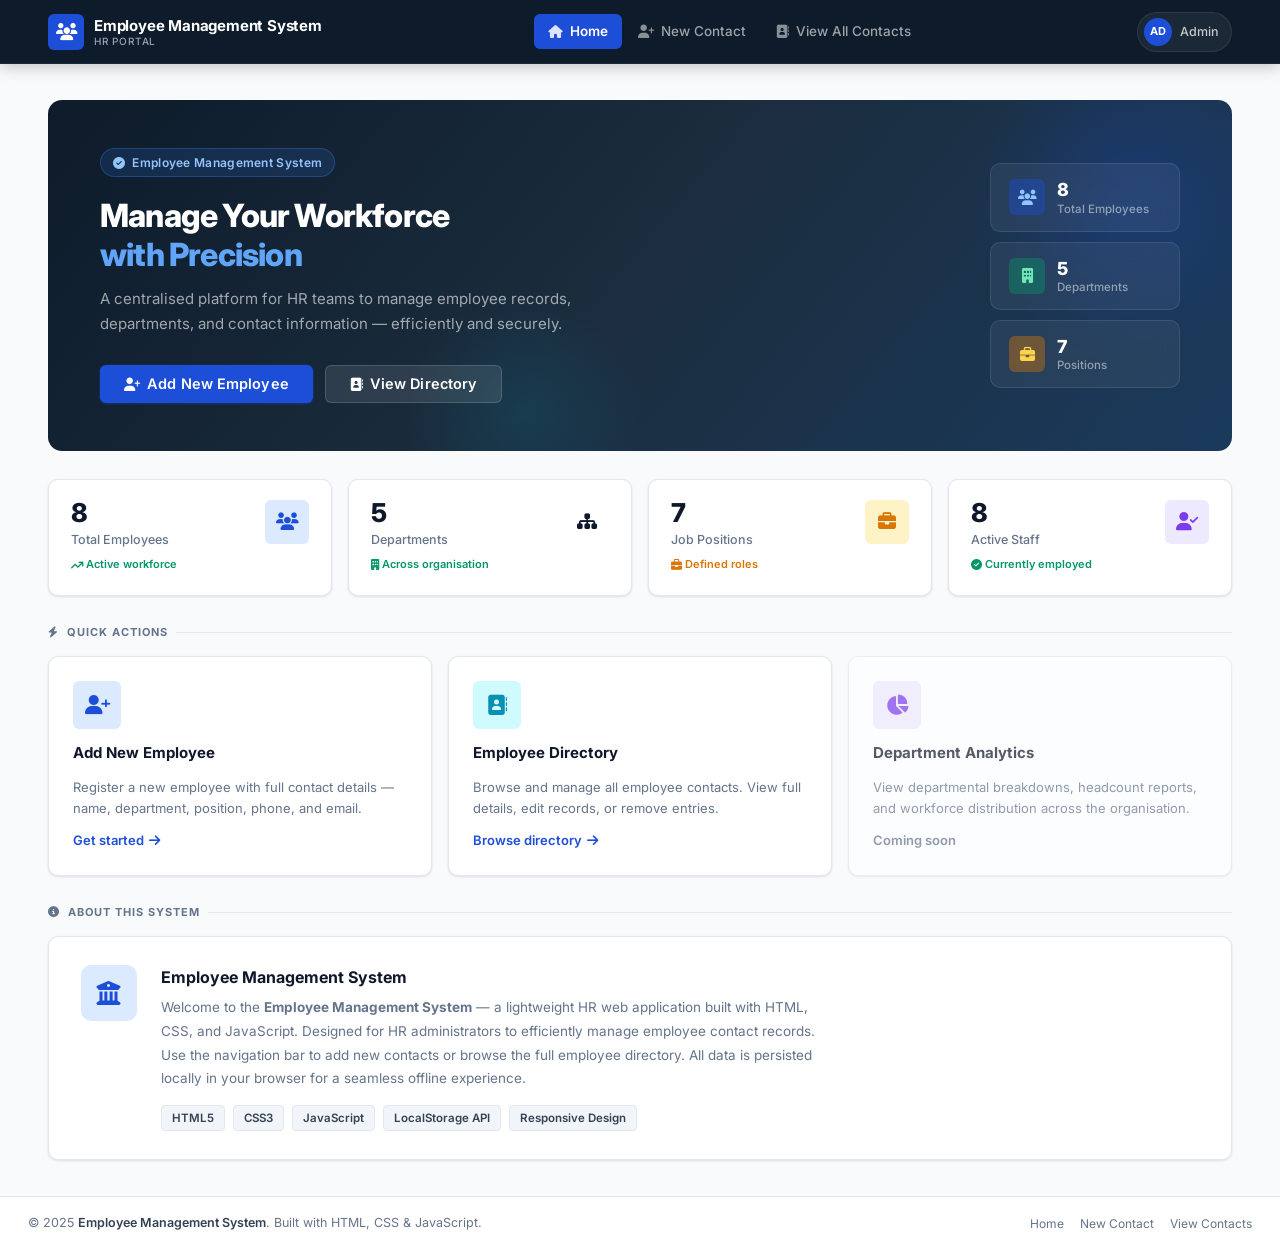
<file: index.html>
<!DOCTYPE html>
<html lang="en">
<head>
  <meta charset="UTF-8" />
  <meta name="viewport" content="width=device-width, initial-scale=1.0" />
  <title>Employee Management System</title>
  <link rel="stylesheet" href="styles.css" />
  <link rel="stylesheet" href="https://cdnjs.cloudflare.com/ajax/libs/font-awesome/6.5.0/css/all.min.css" />
  <link rel="icon" href="data:image/svg+xml,<svg xmlns='http://www.w3.org/2000/svg' viewBox='0 0 100 100'><text y='.9em' font-size='90'>👥</text></svg>" />
</head>
<body>

  <!-- NAVIGATION -->
  <nav class="navbar">
    <div class="navbar-inner">
      <a href="index.html" class="navbar-brand">
        <div class="brand-logo"><i class="fa-solid fa-users"></i></div>
        <div class="brand-text-wrap">
          <div class="brand-name">Employee Management System</div>
          <div class="brand-tagline">HR Portal</div>
        </div>
      </a>

      <button class="hamburger" id="hamburgerBtn" aria-label="Toggle menu">
        <span></span><span></span><span></span>
      </button>

      <ul class="navbar-links" id="navLinks">
        <li><a href="index.html" class="active"><i class="fa-solid fa-house"></i> Home</a></li>
        <li><a href="new-contact.html"><i class="fa-solid fa-user-plus"></i> New Contact</a></li>
        <li><a href="view-contacts.html"><i class="fa-solid fa-address-book"></i> View All Contacts</a></li>
      </ul>

      <div class="navbar-right">
        <div class="nav-user">
          <div class="nav-avatar">AD</div>
          <span class="nav-user-name">Admin</span>
        </div>
      </div>
    </div>
  </nav>

  <!-- PAGE CONTENT -->
  <div class="page-wrap">

    <!-- HERO BANNER -->
    <div class="hero-banner">
      <div class="hero-content">
        <div class="hero-eyebrow">
          <i class="fa-solid fa-circle-check"></i> Employee Management System
        </div>
        <h1>Manage Your Workforce<br><span>with Precision</span></h1>
        <p>
          A centralised platform for HR teams to manage employee records,
          departments, and contact information — efficiently and securely.
        </p>
        <div class="hero-actions">
          <a href="new-contact.html" class="btn btn-primary btn-lg">
            <i class="fa-solid fa-user-plus"></i> Add New Employee
          </a>
          <a href="view-contacts.html" class="btn btn-lg" style="background:rgba(255,255,255,0.1);color:white;border:1px solid rgba(255,255,255,0.15);">
            <i class="fa-solid fa-address-book"></i> View Directory
          </a>
        </div>
      </div>

      <div class="hero-visual">
        <div class="hero-card">
          <div class="hero-card-icon blue"><i class="fa-solid fa-users"></i></div>
          <div class="hero-card-info">
            <div class="hero-card-num" id="totalCount">8</div>
            <div class="hero-card-label">Total Employees</div>
          </div>
        </div>
        <div class="hero-card">
          <div class="hero-card-icon green"><i class="fa-solid fa-building"></i></div>
          <div class="hero-card-info">
            <div class="hero-card-num">5</div>
            <div class="hero-card-label">Departments</div>
          </div>
        </div>
        <div class="hero-card">
          <div class="hero-card-icon amber"><i class="fa-solid fa-briefcase"></i></div>
          <div class="hero-card-info">
            <div class="hero-card-num">7</div>
            <div class="hero-card-label">Positions</div>
          </div>
        </div>
      </div>
    </div>

    <!-- STATS ROW -->
    <div class="stats-row">
      <div class="stat-card">
        <div class="stat-card-left">
          <h3 id="statTotal">8</h3>
          <p>Total Employees</p>
          <span class="stat-card-trend"><i class="fa-solid fa-arrow-trend-up"></i> Active workforce</span>
        </div>
        <div class="stat-icon-wrap blue"><i class="fa-solid fa-users"></i></div>
      </div>
      <div class="stat-card">
        <div class="stat-card-left">
          <h3>5</h3>
          <p>Departments</p>
          <span class="stat-card-trend"><i class="fa-solid fa-building"></i> Across organisation</span>
        </div>
        <div class="stat-icon-wrap teal"><i class="fa-solid fa-sitemap"></i></div>
      </div>
      <div class="stat-card">
        <div class="stat-card-left">
          <h3>7</h3>
          <p>Job Positions</p>
          <span class="stat-card-trend" style="color:var(--amber)"><i class="fa-solid fa-briefcase"></i> Defined roles</span>
        </div>
        <div class="stat-icon-wrap amber"><i class="fa-solid fa-briefcase"></i></div>
      </div>
      <div class="stat-card">
        <div class="stat-card-left">
          <h3 id="statActive">8</h3>
          <p>Active Staff</p>
          <span class="stat-card-trend"><i class="fa-solid fa-circle-check"></i> Currently employed</span>
        </div>
        <div class="stat-icon-wrap purple"><i class="fa-solid fa-user-check"></i></div>
      </div>
    </div>

    <!-- QUICK ACTIONS -->
    <div class="section-label"><i class="fa-solid fa-bolt"></i> Quick Actions</div>
    <div class="actions-grid">
      <a href="new-contact.html" class="action-card">
        <div class="action-card-icon blue"><i class="fa-solid fa-user-plus"></i></div>
        <h3>Add New Employee</h3>
        <p>Register a new employee with full contact details — name, department, position, phone, and email.</p>
        <span class="action-card-link">Get started <i class="fa-solid fa-arrow-right"></i></span>
      </a>
      <a href="view-contacts.html" class="action-card">
        <div class="action-card-icon teal"><i class="fa-solid fa-address-book"></i></div>
        <h3>Employee Directory</h3>
        <p>Browse and manage all employee contacts. View full details, edit records, or remove entries.</p>
        <span class="action-card-link">Browse directory <i class="fa-solid fa-arrow-right"></i></span>
      </a>
      <div class="action-card" style="cursor:default; opacity:0.7;">
        <div class="action-card-icon purple"><i class="fa-solid fa-chart-pie"></i></div>
        <h3>Department Analytics</h3>
        <p>View departmental breakdowns, headcount reports, and workforce distribution across the organisation.</p>
        <span class="action-card-link" style="color:var(--text-muted);">Coming soon</span>
      </div>
    </div>

    <!-- ABOUT PANEL -->
    <div class="section-label"><i class="fa-solid fa-circle-info"></i> About This System</div>
    <div class="about-panel">
      <div class="about-icon-wrap"><i class="fa-solid fa-building-columns"></i></div>
      <div>
        <h3>Employee Management System</h3>
        <p>
          Welcome to the <strong>Employee Management System</strong> — a lightweight HR web application
          built with HTML, CSS, and JavaScript. Designed for HR administrators to efficiently manage employee
          contact records. Use the navigation bar to add new contacts or browse the full employee directory.
          All data is persisted locally in your browser for a seamless offline experience.
        </p>
        <div class="tag-row">
          <span class="tag">HTML5</span>
          <span class="tag">CSS3</span>
          <span class="tag">JavaScript</span>
          <span class="tag">LocalStorage API</span>
          <span class="tag">Responsive Design</span>
        </div>
      </div>
    </div>

  </div><!-- /page-wrap -->

  <!-- FOOTER -->
  <footer class="site-footer">
    <div class="footer-text">&copy; 2025 <strong>Employee Management System</strong>. Built with HTML, CSS &amp; JavaScript.</div>
    <div class="footer-links">
      <a href="index.html">Home</a>
      <a href="new-contact.html">New Contact</a>
      <a href="view-contacts.html">View Contacts</a>
    </div>
  </footer>

  <script src="main.js"></script>
  <script>
    const saved = JSON.parse(localStorage.getItem('employees') || '[]');
    const total = 8 + saved.length;
    document.getElementById('totalCount').textContent = total;
    document.getElementById('statTotal').textContent = total;
    document.getElementById('statActive').textContent = total;
  </script>
</body>
</html>
</file>
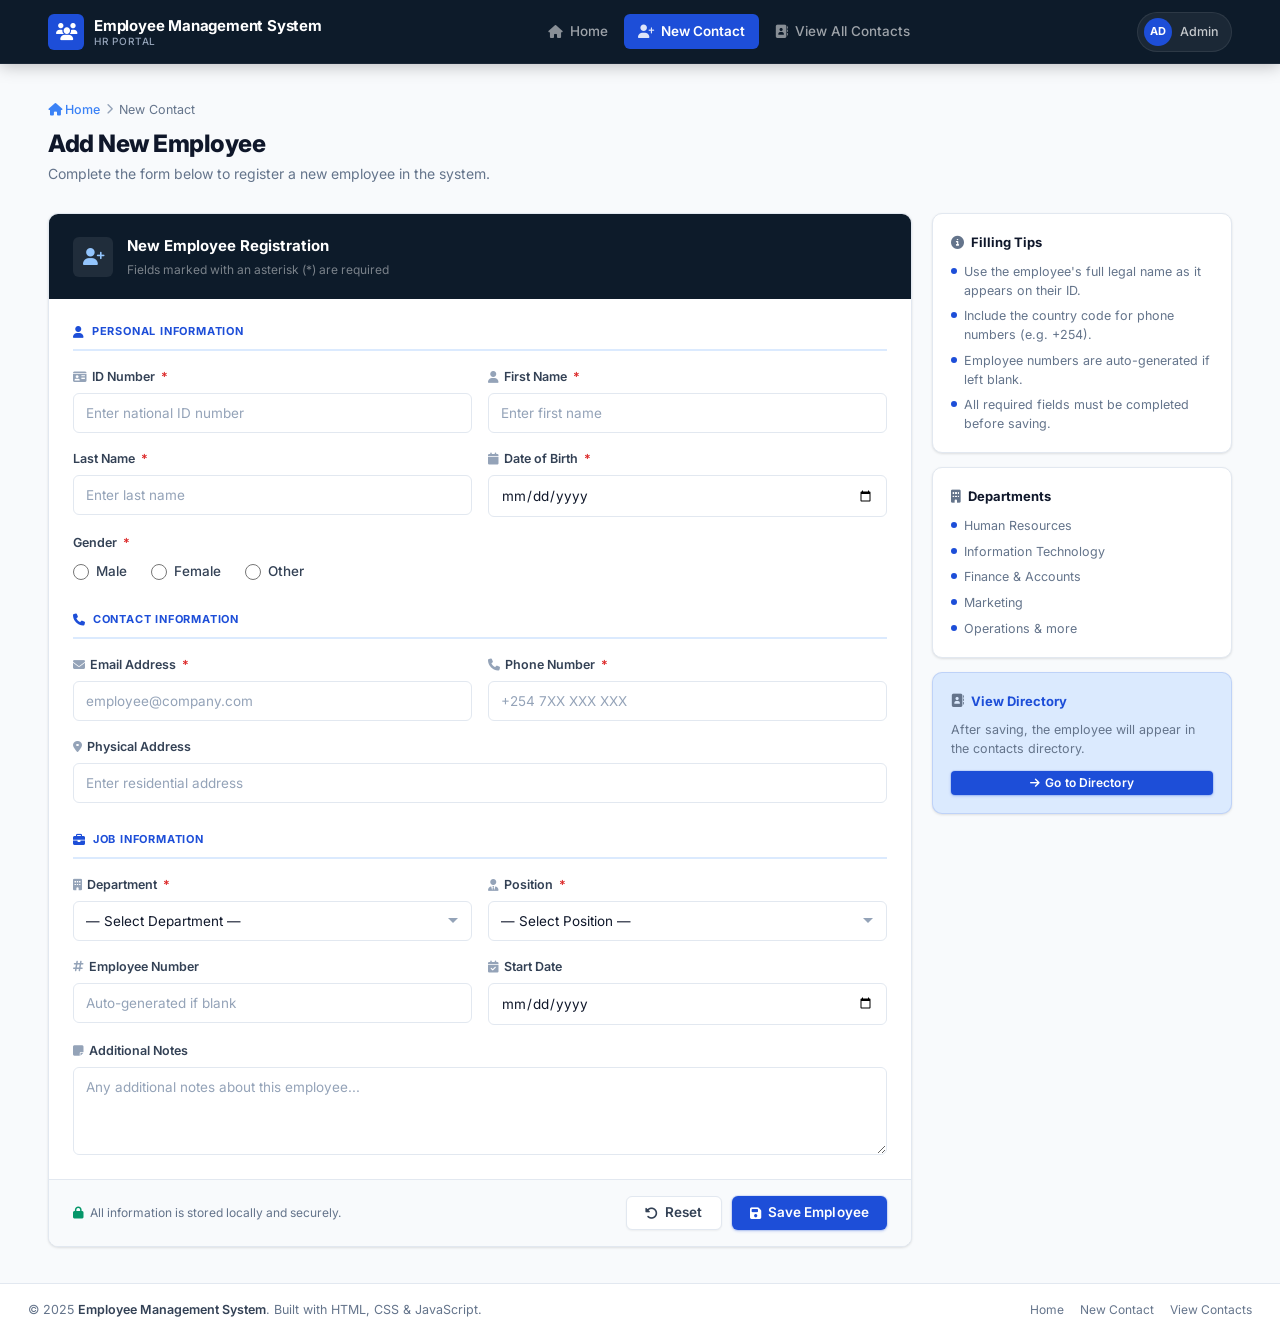
<file: new-contact.html>
<!DOCTYPE html>
<html lang="en">
<head>
  <meta charset="UTF-8" />
  <meta name="viewport" content="width=device-width, initial-scale=1.0" />
  <title>New Contact — Employee Management System</title>
  <link rel="stylesheet" href="styles.css" />
  <link rel="stylesheet" href="https://cdnjs.cloudflare.com/ajax/libs/font-awesome/6.5.0/css/all.min.css" />
  <link rel="icon" href="data:image/svg+xml,<svg xmlns='http://www.w3.org/2000/svg' viewBox='0 0 100 100'><text y='.9em' font-size='90'>👥</text></svg>" />
</head>
<body>

  <!-- NAVIGATION -->
  <nav class="navbar">
    <div class="navbar-inner">
      <a href="index.html" class="navbar-brand">
        <div class="brand-logo"><i class="fa-solid fa-users"></i></div>
        <div class="brand-text-wrap">
          <div class="brand-name">Employee Management System</div>
          <div class="brand-tagline">HR Portal</div>
        </div>
      </a>

      <button class="hamburger" id="hamburgerBtn" aria-label="Toggle menu">
        <span></span><span></span><span></span>
      </button>

      <ul class="navbar-links" id="navLinks">
        <li><a href="index.html"><i class="fa-solid fa-house"></i> Home</a></li>
        <li><a href="new-contact.html" class="active"><i class="fa-solid fa-user-plus"></i> New Contact</a></li>
        <li><a href="view-contacts.html"><i class="fa-solid fa-address-book"></i> View All Contacts</a></li>
      </ul>

      <div class="navbar-right">
        <div class="nav-user">
          <div class="nav-avatar">AD</div>
          <span class="nav-user-name">Admin</span>
        </div>
      </div>
    </div>
  </nav>

  <!-- PAGE CONTENT -->
  <div class="page-wrap">

    <div class="page-header">
      <div class="breadcrumb">
        <a href="index.html"><i class="fa-solid fa-house"></i> Home</a>
        <span class="breadcrumb-sep"><i class="fa-solid fa-chevron-right"></i></span>
        <span>New Contact</span>
      </div>
      <h1>Add New Employee</h1>
      <p>Complete the form below to register a new employee in the system.</p>
    </div>

    <div class="form-wrap">

      <!-- MAIN FORM -->
      <div class="card">
        <div class="form-card-header">
          <div class="form-header-icon"><i class="fa-solid fa-user-plus"></i></div>
          <div>
            <h2>New Employee Registration</h2>
            <p>Fields marked with an asterisk (*) are required</p>
          </div>
        </div>

        <form id="newContactForm" novalidate>
          <div class="form-body">

            <!-- PERSONAL INFORMATION -->
            <div class="form-section">
              <div class="form-section-title">
                <i class="fa-solid fa-user"></i> Personal Information
              </div>
              <div class="form-grid">

                <div class="form-group">
                  <label for="idNumber"><i class="fa-solid fa-id-card"></i> ID Number <span class="req">*</span></label>
                  <input type="text" id="idNumber" name="idNumber" placeholder="Enter national ID number" required />
                </div>

                <div class="form-group">
                  <label for="firstName"><i class="fa-solid fa-user"></i> First Name <span class="req">*</span></label>
                  <input type="text" id="firstName" name="firstName" placeholder="Enter first name" required />
                </div>

                <div class="form-group">
                  <label for="lastName">Last Name <span class="req">*</span></label>
                  <input type="text" id="lastName" name="lastName" placeholder="Enter last name" required />
                </div>

                <div class="form-group">
                  <label for="dob"><i class="fa-solid fa-calendar"></i> Date of Birth <span class="req">*</span></label>
                  <input type="date" id="dob" name="dob" required />
                </div>

                <div class="form-group full">
                  <label>Gender <span class="req">*</span></label>
                  <div class="radio-group">
                    <label class="radio-opt">
                      <input type="radio" name="gender" value="Male" required /> Male
                    </label>
                    <label class="radio-opt">
                      <input type="radio" name="gender" value="Female" /> Female
                    </label>
                    <label class="radio-opt">
                      <input type="radio" name="gender" value="Other" /> Other
                    </label>
                  </div>
                </div>

              </div>
            </div>

            <!-- CONTACT INFORMATION -->
            <div class="form-section">
              <div class="form-section-title">
                <i class="fa-solid fa-phone"></i> Contact Information
              </div>
              <div class="form-grid">

                <div class="form-group">
                  <label for="email"><i class="fa-solid fa-envelope"></i> Email Address <span class="req">*</span></label>
                  <input type="email" id="email" name="email" placeholder="employee@company.com" required />
                </div>

                <div class="form-group">
                  <label for="phone"><i class="fa-solid fa-phone"></i> Phone Number <span class="req">*</span></label>
                  <input type="tel" id="phone" name="phone" placeholder="+254 7XX XXX XXX" required />
                </div>

                <div class="form-group full">
                  <label for="address"><i class="fa-solid fa-location-dot"></i> Physical Address</label>
                  <input type="text" id="address" name="address" placeholder="Enter residential address" />
                </div>

              </div>
            </div>

            <!-- JOB INFORMATION -->
            <div class="form-section">
              <div class="form-section-title">
                <i class="fa-solid fa-briefcase"></i> Job Information
              </div>
              <div class="form-grid">

                <div class="form-group">
                  <label for="department"><i class="fa-solid fa-building"></i> Department <span class="req">*</span></label>
                  <select id="department" name="department" required>
                    <option value="" disabled selected>— Select Department —</option>
                    <option value="Human Resources">Human Resources</option>
                    <option value="Information Technology">Information Technology</option>
                    <option value="Finance & Accounts">Finance &amp; Accounts</option>
                    <option value="Marketing">Marketing</option>
                    <option value="Operations">Operations</option>
                    <option value="Legal">Legal</option>
                    <option value="Customer Service">Customer Service</option>
                    <option value="Administration">Administration</option>
                  </select>
                </div>

                <div class="form-group">
                  <label for="position"><i class="fa-solid fa-user-tie"></i> Position <span class="req">*</span></label>
                  <select id="position" name="position" required>
                    <option value="" disabled selected>— Select Position —</option>
                    <option value="Director">Director</option>
                    <option value="Manager">Manager</option>
                    <option value="Team Lead">Team Lead</option>
                    <option value="Senior Officer">Senior Officer</option>
                    <option value="Officer">Officer</option>
                    <option value="Junior Officer">Junior Officer</option>
                    <option value="Analyst">Analyst</option>
                    <option value="Intern">Intern</option>
                  </select>
                </div>

                <div class="form-group">
                  <label for="employeeNo"><i class="fa-solid fa-hashtag"></i> Employee Number</label>
                  <input type="text" id="employeeNo" name="employeeNo" placeholder="Auto-generated if blank" />
                </div>

                <div class="form-group">
                  <label for="startDate"><i class="fa-solid fa-calendar-check"></i> Start Date</label>
                  <input type="date" id="startDate" name="startDate" />
                </div>

                <div class="form-group full">
                  <label for="notes"><i class="fa-solid fa-note-sticky"></i> Additional Notes</label>
                  <textarea id="notes" name="notes" placeholder="Any additional notes about this employee..."></textarea>
                </div>

              </div>
            </div>

          </div><!-- /form-body -->

          <div class="form-footer">
            <p class="form-note">
              <i class="fa-solid fa-lock"></i> All information is stored locally and securely.
            </p>
            <div class="form-actions">
              <button type="button" class="btn btn-secondary" onclick="resetForm()">
                <i class="fa-solid fa-rotate-left"></i> Reset
              </button>
              <button type="submit" class="btn btn-primary">
                <i class="fa-solid fa-floppy-disk"></i> Save Employee
              </button>
            </div>
          </div>

        </form>
      </div><!-- /card -->

      <!-- SIDEBAR -->
      <div class="form-sidebar">
        <div class="sidebar-card">
          <h4><i class="fa-solid fa-circle-info"></i> Filling Tips</h4>
          <ul class="sidebar-tips">
            <li><span class="tip-dot"></span> Use the employee's full legal name as it appears on their ID.</li>
            <li><span class="tip-dot"></span> Include the country code for phone numbers (e.g. +254).</li>
            <li><span class="tip-dot"></span> Employee numbers are auto-generated if left blank.</li>
            <li><span class="tip-dot"></span> All required fields must be completed before saving.</li>
          </ul>
        </div>

        <div class="sidebar-card">
          <h4><i class="fa-solid fa-building"></i> Departments</h4>
          <ul class="sidebar-tips">
            <li><span class="tip-dot"></span> Human Resources</li>
            <li><span class="tip-dot"></span> Information Technology</li>
            <li><span class="tip-dot"></span> Finance &amp; Accounts</li>
            <li><span class="tip-dot"></span> Marketing</li>
            <li><span class="tip-dot"></span> Operations &amp; more</li>
          </ul>
        </div>

        <div class="sidebar-card" style="background:var(--blue-light); border-color:rgba(29,78,216,0.15);">
          <h4 style="color:var(--blue);"><i class="fa-solid fa-address-book"></i> View Directory</h4>
          <p style="font-size:12.5px; color:var(--text-muted); margin-bottom:12px; line-height:1.5;">
            After saving, the employee will appear in the contacts directory.
          </p>
          <a href="view-contacts.html" class="btn btn-primary btn-sm" style="width:100%; justify-content:center;">
            <i class="fa-solid fa-arrow-right"></i> Go to Directory
          </a>
        </div>
      </div>

    </div><!-- /form-wrap -->
  </div><!-- /page-wrap -->

  <!-- SUCCESS MODAL -->
  <div class="modal-overlay" id="successModal">
    <div class="modal">
      <div class="modal-header">
        <h3><i class="fa-solid fa-circle-check" style="color:var(--green)"></i> Employee Registered</h3>
        <button class="modal-close" onclick="closeSuccessModal()"><i class="fa-solid fa-xmark"></i></button>
      </div>
      <div class="modal-body" style="text-align:center; padding:28px 22px;">
        <div style="width:64px;height:64px;background:var(--green-light);border-radius:50%;display:flex;align-items:center;justify-content:center;margin:0 auto 16px;font-size:26px;color:var(--green);">
          <i class="fa-solid fa-user-check"></i>
        </div>
        <h4 style="font-size:17px;font-weight:700;color:var(--text);margin-bottom:8px;">Employee Added Successfully</h4>
        <p style="color:var(--text-muted);font-size:13.5px;line-height:1.6;" id="successMessage">The new employee has been registered in the system.</p>
      </div>
      <div class="modal-footer" style="justify-content:center;">
        <button class="btn btn-secondary" onclick="closeSuccessModal()">
          <i class="fa-solid fa-plus"></i> Add Another
        </button>
        <a href="view-contacts.html" class="btn btn-primary">
          <i class="fa-solid fa-address-book"></i> View Directory
        </a>
      </div>
    </div>
  </div>

  <div id="toast-container"></div>

  <footer class="site-footer">
    <div class="footer-text">&copy; 2025 <strong>Employee Management System</strong>. Built with HTML, CSS &amp; JavaScript.</div>
    <div class="footer-links">
      <a href="index.html">Home</a>
      <a href="new-contact.html">New Contact</a>
      <a href="view-contacts.html">View Contacts</a>
    </div>
  </footer>

  <script src="main.js"></script>
  <script>
    const form = document.getElementById('newContactForm');

    form.addEventListener('submit', function (e) {
      e.preventDefault();

      const requiredFields = form.querySelectorAll('[required]');
      let valid = true;

      requiredFields.forEach(field => {
        if (field.type === 'radio') return;
        if (!field.value.trim()) {
          field.style.borderColor = 'var(--red)';
          field.style.boxShadow = '0 0 0 3px rgba(220,38,38,0.1)';
          valid = false;
        } else {
          field.style.borderColor = '';
          field.style.boxShadow = '';
        }
      });

      const genderSelected = form.querySelector('input[name="gender"]:checked');
      if (!genderSelected) {
        valid = false;
        showToast('error', 'Missing Field', 'Please select a gender.');
        return;
      }

      if (!valid) {
        showToast('error', 'Validation Error', 'Please complete all required fields.');
        return;
      }

      const employee = {
        id: Date.now(),
        idNumber:   document.getElementById('idNumber').value.trim(),
        firstName:  document.getElementById('firstName').value.trim(),
        lastName:   document.getElementById('lastName').value.trim(),
        fullName:   document.getElementById('firstName').value.trim() + ' ' + document.getElementById('lastName').value.trim(),
        dob:        document.getElementById('dob').value,
        gender:     genderSelected.value,
        email:      document.getElementById('email').value.trim(),
        phone:      document.getElementById('phone').value.trim(),
        address:    document.getElementById('address').value.trim(),
        department: document.getElementById('department').value,
        position:   document.getElementById('position').value,
        employeeNo: document.getElementById('employeeNo').value.trim() || 'EMP-' + String(Date.now()).slice(-5),
        startDate:  document.getElementById('startDate').value,
        notes:      document.getElementById('notes').value.trim(),
        status:     'Active'
      };

      const employees = JSON.parse(localStorage.getItem('employees') || '[]');
      employees.push(employee);
      localStorage.setItem('employees', JSON.stringify(employees));

      document.getElementById('successMessage').textContent =
        employee.fullName + ' has been registered as ' + employee.position + ' in ' + employee.department + '.';

      document.getElementById('successModal').classList.add('show');
      form.reset();
    });

    form.querySelectorAll('input, select, textarea').forEach(field => {
      field.addEventListener('input', function () {
        if (this.value.trim()) {
          this.style.borderColor = '';
          this.style.boxShadow = '';
        }
      });
    });

    function resetForm() {
      form.reset();
      form.querySelectorAll('input, select, textarea').forEach(f => {
        f.style.borderColor = '';
        f.style.boxShadow = '';
      });
      showToast('warning', 'Form Cleared', 'All fields have been reset.');
    }

    function closeSuccessModal() {
      document.getElementById('successModal').classList.remove('show');
    }
  </script>
</body>
</html>
</file>
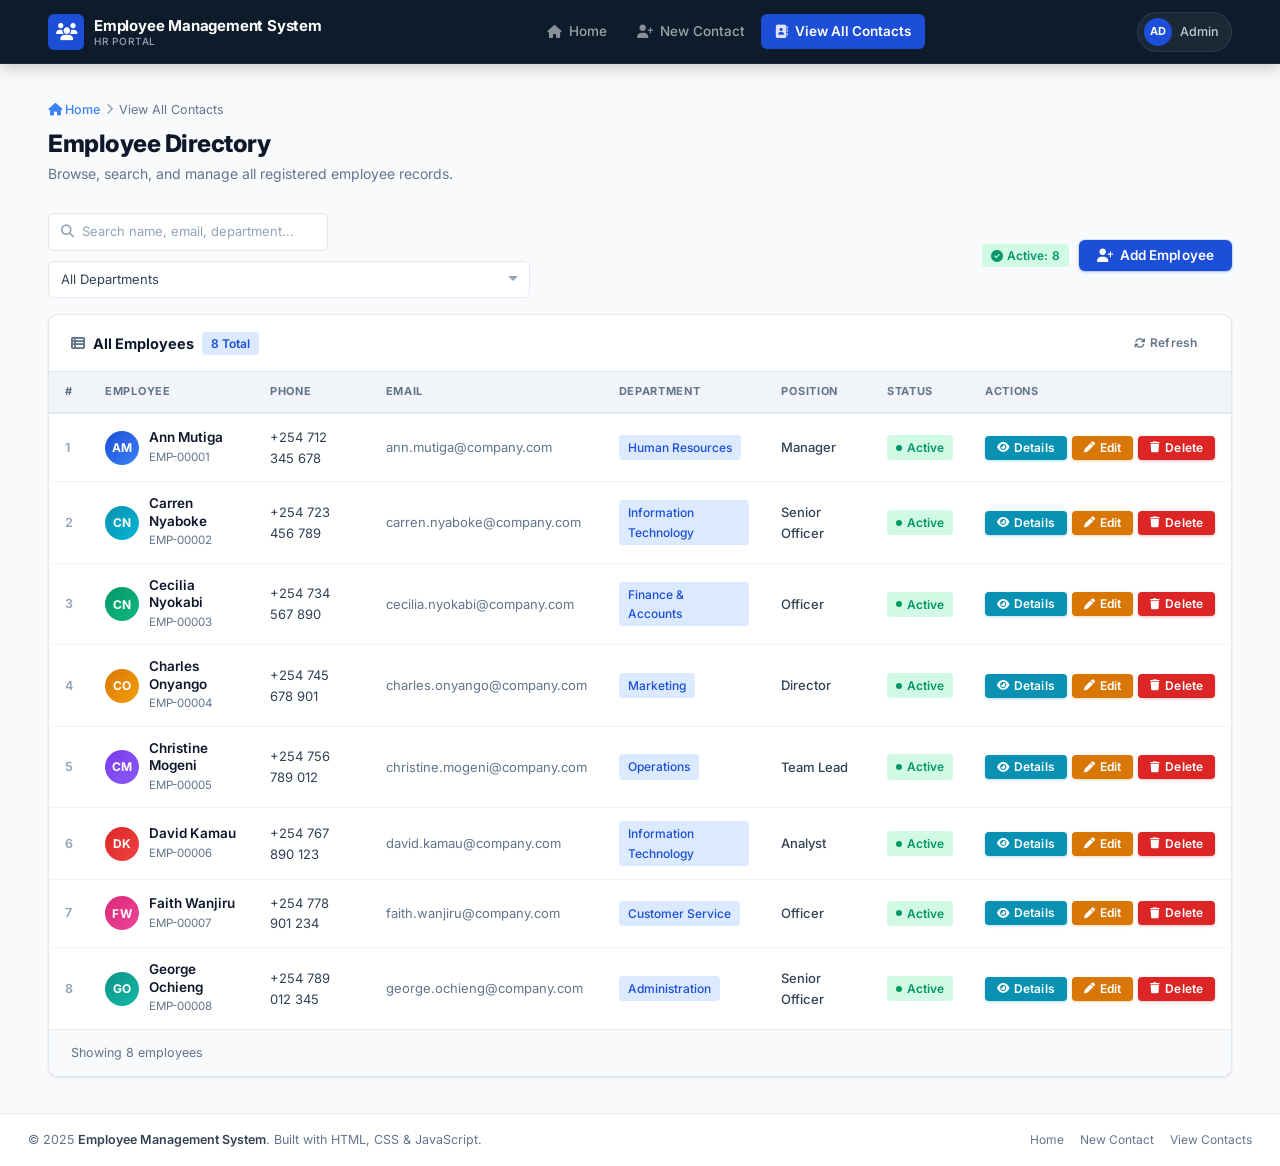
<file: view-contacts.html>
<!DOCTYPE html>
<html lang="en">
<head>
  <meta charset="UTF-8" />
  <meta name="viewport" content="width=device-width, initial-scale=1.0" />
  <title>View All Contacts — Employee Management System</title>
  <link rel="stylesheet" href="styles.css" />
  <link rel="stylesheet" href="https://cdnjs.cloudflare.com/ajax/libs/font-awesome/6.5.0/css/all.min.css" />
  <link rel="icon" href="data:image/svg+xml,<svg xmlns='http://www.w3.org/2000/svg' viewBox='0 0 100 100'><text y='.9em' font-size='90'>👥</text></svg>" />
</head>
<body>

  <!-- NAVIGATION -->
  <nav class="navbar">
    <div class="navbar-inner">
      <a href="index.html" class="navbar-brand">
        <div class="brand-logo"><i class="fa-solid fa-users"></i></div>
        <div class="brand-text-wrap">
          <div class="brand-name">Employee Management System</div>
          <div class="brand-tagline">HR Portal</div>
        </div>
      </a>

      <button class="hamburger" id="hamburgerBtn" aria-label="Toggle menu">
        <span></span><span></span><span></span>
      </button>

      <ul class="navbar-links" id="navLinks">
        <li><a href="index.html"><i class="fa-solid fa-house"></i> Home</a></li>
        <li><a href="new-contact.html"><i class="fa-solid fa-user-plus"></i> New Contact</a></li>
        <li><a href="view-contacts.html" class="active"><i class="fa-solid fa-address-book"></i> View All Contacts</a></li>
      </ul>

      <div class="navbar-right">
        <div class="nav-user">
          <div class="nav-avatar">AD</div>
          <span class="nav-user-name">Admin</span>
        </div>
      </div>
    </div>
  </nav>

  <!-- PAGE CONTENT -->
  <div class="page-wrap">

    <div class="page-header">
      <div class="breadcrumb">
        <a href="index.html"><i class="fa-solid fa-house"></i> Home</a>
        <span class="breadcrumb-sep"><i class="fa-solid fa-chevron-right"></i></span>
        <span>View All Contacts</span>
      </div>
      <h1>Employee Directory</h1>
      <p>Browse, search, and manage all registered employee records.</p>
    </div>

    <!-- TOOLBAR -->
    <div class="toolbar">
      <div class="toolbar-left">
        <div class="search-field">
          <i class="fa-solid fa-magnifying-glass"></i>
          <input type="text" id="searchInput" placeholder="Search name, email, department..." oninput="filterTable()" />
        </div>
        <select id="deptFilter" class="filter-select" onchange="filterTable()">
          <option value="">All Departments</option>
          <option value="Human Resources">Human Resources</option>
          <option value="Information Technology">Information Technology</option>
          <option value="Finance & Accounts">Finance &amp; Accounts</option>
          <option value="Marketing">Marketing</option>
          <option value="Operations">Operations</option>
          <option value="Customer Service">Customer Service</option>
          <option value="Administration">Administration</option>
          <option value="Legal">Legal</option>
        </select>
      </div>
      <div class="toolbar-right">
        <span class="badge badge-green" id="activeBadge">
          <i class="fa-solid fa-circle-check"></i> Active: <span id="activeCount">0</span>
        </span>
        <a href="new-contact.html" class="btn btn-primary">
          <i class="fa-solid fa-user-plus"></i> Add Employee
        </a>
      </div>
    </div>

    <!-- TABLE CARD -->
    <div class="card">
      <div class="card-header">
        <div class="card-title">
          <i class="fa-solid fa-table-list"></i>
          All Employees
          <span class="badge badge-blue" id="countBadge">Loading...</span>
        </div>
        <div style="display:flex;gap:8px;align-items:center;">
          <button class="btn btn-ghost btn-sm" onclick="loadEmployees()" title="Refresh">
            <i class="fa-solid fa-arrows-rotate"></i> Refresh
          </button>
        </div>
      </div>

      <div class="table-wrapper">
        <table id="employeeTable">
          <thead>
            <tr>
              <th style="width:40px;">#</th>
              <th>Employee</th>
              <th>Phone</th>
              <th>Email</th>
              <th>Department</th>
              <th>Position</th>
              <th>Status</th>
              <th style="width:200px;">Actions</th>
            </tr>
          </thead>
          <tbody id="tableBody"></tbody>
        </table>
      </div>

      <div class="table-footer-bar">
        <span class="table-info-text" id="tableInfo">Loading employees...</span>
        <div class="pagination" id="pagination"></div>
      </div>
    </div>

  </div><!-- /page-wrap -->

  <!-- DETAILS MODAL -->
  <div class="modal-overlay" id="detailsModal">
    <div class="modal" style="max-width:560px;">
      <div class="modal-header">
        <h3><i class="fa-solid fa-user"></i> Employee Details</h3>
        <button class="modal-close" onclick="closeModal('detailsModal')"><i class="fa-solid fa-xmark"></i></button>
      </div>
      <div class="modal-body">
        <div class="detail-banner">
          <div class="detail-avatar" id="detailAvatar">JD</div>
          <div>
            <div class="detail-emp-name" id="detailName">—</div>
            <div class="detail-emp-role" id="detailRole">—</div>
          </div>
        </div>
        <div class="detail-grid" id="detailGrid"></div>
      </div>
      <div class="modal-footer">
        <button class="btn btn-secondary" onclick="closeModal('detailsModal')">
          <i class="fa-solid fa-xmark"></i> Close
        </button>
        <button class="btn btn-primary" onclick="closeModal('detailsModal')">
          <i class="fa-solid fa-check"></i> Done
        </button>
      </div>
    </div>
  </div>

  <div id="toast-container"></div>

  <footer class="site-footer">
    <div class="footer-text">&copy; 2025 <strong>Employee Management System</strong>. Built with HTML, CSS &amp; JavaScript.</div>
    <div class="footer-links">
      <a href="index.html">Home</a>
      <a href="new-contact.html">New Contact</a>
      <a href="view-contacts.html">View Contacts</a>
    </div>
  </footer>

  <script src="main.js"></script>
  <script>
    const defaultEmployees = [
      { id:1, idNumber:'KE001', firstName:'Ann',      lastName:'Mutiga',         fullName:'Ann Mutiga',         dob:'1990-04-12', gender:'Female', email:'ann.mutiga@company.com',       phone:'+254 712 345 678', address:'Nairobi, Kenya',  department:'Human Resources',       position:'Manager',       employeeNo:'EMP-00001', startDate:'2018-03-01', notes:'', status:'Active' },
      { id:2, idNumber:'KE002', firstName:'Carren',   lastName:'Nyaboke',        fullName:'Carren Nyaboke',     dob:'1992-07-22', gender:'Female', email:'carren.nyaboke@company.com',    phone:'+254 723 456 789', address:'Mombasa, Kenya',  department:'Information Technology', position:'Senior Officer',employeeNo:'EMP-00002', startDate:'2019-06-15', notes:'', status:'Active' },
      { id:3, idNumber:'KE003', firstName:'Cecilia',  lastName:'Nyokabi',        fullName:'Cecilia Nyokabi',    dob:'1988-11-05', gender:'Female', email:'cecilia.nyokabi@company.com',   phone:'+254 734 567 890', address:'Kisumu, Kenya',   department:'Finance & Accounts',    position:'Officer',       employeeNo:'EMP-00003', startDate:'2017-01-20', notes:'', status:'Active' },
      { id:4, idNumber:'KE004', firstName:'Charles',  lastName:'Onyango',        fullName:'Charles Onyango',    dob:'1985-02-14', gender:'Male',   email:'charles.onyango@company.com',   phone:'+254 745 678 901', address:'Nakuru, Kenya',   department:'Marketing',             position:'Director',      employeeNo:'EMP-00004', startDate:'2015-09-01', notes:'', status:'Active' },
      { id:5, idNumber:'KE005', firstName:'Christine',lastName:'Mogeni',         fullName:'Christine Mogeni',   dob:'1994-09-30', gender:'Female', email:'christine.mogeni@company.com',  phone:'+254 756 789 012', address:'Eldoret, Kenya',  department:'Operations',            position:'Team Lead',     employeeNo:'EMP-00005', startDate:'2020-02-10', notes:'', status:'Active' },
      { id:6, idNumber:'KE006', firstName:'David',    lastName:'Kamau',          fullName:'David Kamau',        dob:'1991-06-18', gender:'Male',   email:'david.kamau@company.com',       phone:'+254 767 890 123', address:'Nairobi, Kenya',  department:'Information Technology', position:'Analyst',       employeeNo:'EMP-00006', startDate:'2021-07-05', notes:'', status:'Active' },
      { id:7, idNumber:'KE007', firstName:'Faith',    lastName:'Wanjiru',        fullName:'Faith Wanjiru',      dob:'1993-03-08', gender:'Female', email:'faith.wanjiru@company.com',     phone:'+254 778 901 234', address:'Thika, Kenya',    department:'Customer Service',      position:'Officer',       employeeNo:'EMP-00007', startDate:'2022-01-17', notes:'', status:'Active' },
      { id:8, idNumber:'KE008', firstName:'George',   lastName:'Ochieng',        fullName:'George Ochieng',     dob:'1987-12-25', gender:'Male',   email:'george.ochieng@company.com',    phone:'+254 789 012 345', address:'Kisumu, Kenya',   department:'Administration',        position:'Senior Officer',employeeNo:'EMP-00008', startDate:'2016-11-30', notes:'', status:'Active' }
    ];

    const avClasses = ['av-1','av-2','av-3','av-4','av-5','av-6','av-7','av-8'];
    let allEmployees = [];

    function initials(name) {
      const p = name.trim().split(' ');
      return (p[0][0] + (p[1] ? p[1][0] : '')).toUpperCase();
    }

    function loadEmployees() {
      const saved = JSON.parse(localStorage.getItem('employees') || '[]');
      allEmployees = [...defaultEmployees, ...saved];
      renderTable(allEmployees);
    }

    function renderTable(data) {
      const tbody = document.getElementById('tableBody');
      const active = data.filter(e => e.status === 'Active').length;

      document.getElementById('countBadge').textContent  = data.length + ' Total';
      document.getElementById('activeCount').textContent = active;
      document.getElementById('tableInfo').textContent   =
        'Showing ' + data.length + ' employee' + (data.length !== 1 ? 's' : '');

      if (data.length === 0) {
        tbody.innerHTML = `
          <tr><td colspan="8">
            <div class="empty-state">
              <div class="empty-state-icon"><i class="fa-solid fa-users-slash"></i></div>
              <h3>No employees found</h3>
              <p>Try a different search term or add a new employee.</p>
              <a href="new-contact.html" class="btn btn-primary">
                <i class="fa-solid fa-user-plus"></i> Add Employee
              </a>
            </div>
          </td></tr>`;
        return;
      }

      tbody.innerHTML = data.map((emp, i) => {
        const av    = avClasses[i % avClasses.length];
        const init  = initials(emp.fullName || emp.firstName + ' ' + emp.lastName);
        const name  = emp.fullName || emp.firstName + ' ' + emp.lastName;
        const safeName = name.replace(/'/g, "\\'");
        return `
          <tr>
            <td style="color:var(--text-faint);font-size:12.5px;font-weight:600;">${i + 1}</td>
            <td>
              <div class="emp-cell">
                <div class="avatar ${av}">${init}</div>
                <div>
                  <div class="emp-name">${name}</div>
                  <div class="emp-id">${emp.employeeNo}</div>
                </div>
              </div>
            </td>
            <td style="font-size:13px;color:var(--text-2);">${emp.phone}</td>
            <td style="font-size:13px;color:var(--text-muted);">${emp.email}</td>
            <td><span class="dept-pill">${emp.department}</span></td>
            <td style="font-size:13px;font-weight:500;color:var(--text-2);">${emp.position}</td>
            <td>
              <span class="status-pill ${emp.status === 'Active' ? 'active' : 'inactive'}">
                <span class="status-dot ${emp.status === 'Active' ? 'active' : 'inactive'}"></span>
                ${emp.status}
              </span>
            </td>
            <td>
              <div class="actions-cell">
                <button class="btn btn-teal btn-sm"    onclick="viewDetails(${emp.id})">
                  <i class="fa-solid fa-eye"></i> Details
                </button>
                <button class="btn btn-warning btn-sm" onclick="editEmployee(${emp.id})">
                  <i class="fa-solid fa-pen"></i> Edit
                </button>
                <button class="btn btn-danger btn-sm"  onclick="deleteEmployee(${emp.id}, '${safeName}')">
                  <i class="fa-solid fa-trash"></i> Delete
                </button>
              </div>
            </td>
          </tr>`;
      }).join('');
    }

    function filterTable() {
      const q    = document.getElementById('searchInput').value.toLowerCase();
      const dept = document.getElementById('deptFilter').value;
      const out  = allEmployees.filter(emp => {
        const name = (emp.fullName || emp.firstName + ' ' + emp.lastName).toLowerCase();
        const ms   = !q || name.includes(q) || emp.email.toLowerCase().includes(q) ||
                     emp.department.toLowerCase().includes(q) || emp.phone.includes(q);
        const md   = !dept || emp.department === dept;
        return ms && md;
      });
      renderTable(out);
    }

    function viewDetails(id) {
      const emp = allEmployees.find(e => e.id === id);
      if (!emp) return;
      const name = emp.fullName || emp.firstName + ' ' + emp.lastName;
      document.getElementById('detailAvatar').textContent = initials(name);
      document.getElementById('detailName').textContent   = name;
      document.getElementById('detailRole').textContent   = emp.position + '  —  ' + emp.department;
      document.getElementById('detailGrid').innerHTML = `
        <div class="detail-item"><label>Employee No.</label><p>${emp.employeeNo}</p></div>
        <div class="detail-item"><label>ID Number</label><p>${emp.idNumber}</p></div>
        <div class="detail-item"><label>Gender</label><p>${emp.gender}</p></div>
        <div class="detail-item"><label>Date of Birth</label><p>${emp.dob || '—'}</p></div>
        <div class="detail-item"><label>Email Address</label><p>${emp.email}</p></div>
        <div class="detail-item"><label>Phone Number</label><p>${emp.phone}</p></div>
        <div class="detail-item"><label>Department</label><p>${emp.department}</p></div>
        <div class="detail-item"><label>Position</label><p>${emp.position}</p></div>
        <div class="detail-item"><label>Start Date</label><p>${emp.startDate || '—'}</p></div>
        <div class="detail-item"><label>Status</label><p>${emp.status}</p></div>
        <div class="detail-item full"><label>Address</label><p>${emp.address || '—'}</p></div>
        ${emp.notes ? `<div class="detail-item full"><label>Notes</label><p>${emp.notes}</p></div>` : ''}
      `;
      openModal('detailsModal');
    }

    function editEmployee(id) {
      const emp = allEmployees.find(e => e.id === id);
      if (!emp) return;
      const name = emp.fullName || emp.firstName + ' ' + emp.lastName;
      alert('Edit Employee: ' + name + '\nEmployee No: ' + emp.employeeNo + '\nDepartment: ' + emp.department + '\nPosition: ' + emp.position);
    }

    function deleteEmployee(id, name) {
      const confirmed = confirm('Are you sure you want to delete?');
      if (!confirmed) return;

      const saved    = JSON.parse(localStorage.getItem('employees') || '[]');
      const updated  = saved.filter(e => e.id !== id);
      localStorage.setItem('employees', JSON.stringify(updated));

      allEmployees = allEmployees.filter(e => e.id !== id);
      renderTable(allEmployees);
      showToast('success', 'Employee Removed', name + ' has been deleted from the system.');
    }

    function openModal(id)  { document.getElementById(id).classList.add('show'); }
    function closeModal(id) { document.getElementById(id).classList.remove('show'); }

    document.querySelectorAll('.modal-overlay').forEach(overlay => {
      overlay.addEventListener('click', function (e) {
        if (e.target === this) this.classList.remove('show');
      });
    });

    loadEmployees();
  </script>
</body>
</html>
</file>
<file: styles.css>
/* ================================================================
   Employee Management System — Professional Stylesheet
   ================================================================ */

@import url('https://fonts.googleapis.com/css2?family=Inter:wght@300;400;500;600;700;800&display=swap');

:root {
  --navy:        #0d1b2a;
  --navy-2:      #1b2d3e;
  --navy-3:      #243447;
  --blue:        #1d4ed8;
  --blue-hover:  #1e40af;
  --blue-light:  #dbeafe;
  --blue-muted:  #3b82f6;
  --teal:        #0891b2;
  --teal-light:  #cffafe;
  --green:       #059669;
  --green-light: #d1fae5;
  --amber:       #d97706;
  --amber-light: #fef3c7;
  --red:         #dc2626;
  --red-light:   #fee2e2;
  --purple:      #7c3aed;
  --purple-light:#ede9fe;
  --text:        #0f172a;
  --text-2:      #334155;
  --text-muted:  #64748b;
  --text-faint:  #94a3b8;
  --border:      #e2e8f0;
  --border-2:    #f1f5f9;
  --bg:          #f8fafc;
  --bg-2:        #f1f5f9;
  --white:       #ffffff;
  --shadow-xs:   0 1px 2px rgba(0,0,0,0.05);
  --shadow-sm:   0 1px 3px rgba(0,0,0,0.08), 0 1px 2px rgba(0,0,0,0.04);
  --shadow:      0 4px 6px -1px rgba(0,0,0,0.07), 0 2px 4px -1px rgba(0,0,0,0.04);
  --shadow-md:   0 8px 16px -4px rgba(0,0,0,0.08), 0 4px 6px -2px rgba(0,0,0,0.04);
  --shadow-lg:   0 16px 32px -8px rgba(0,0,0,0.1), 0 6px 12px -4px rgba(0,0,0,0.05);
  --radius-xs:   4px;
  --radius-sm:   6px;
  --radius:      10px;
  --radius-lg:   14px;
  --radius-xl:   20px;
  --transition:  all 0.2s ease;
  --nav-height:  64px;
}

*, *::before, *::after { box-sizing: border-box; margin: 0; padding: 0; }

html { scroll-behavior: smooth; }

body {
  font-family: 'Inter', system-ui, sans-serif;
  font-size: 14px;
  line-height: 1.6;
  color: var(--text);
  background: var(--bg);
  min-height: 100vh;
  display: flex;
  flex-direction: column;
  -webkit-font-smoothing: antialiased;
}

/* ================================================================
   NAVBAR
   ================================================================ */

.navbar {
  height: var(--nav-height);
  background: var(--navy);
  position: sticky;
  top: 0;
  z-index: 500;
  border-bottom: 1px solid rgba(255,255,255,0.06);
  box-shadow: 0 2px 16px rgba(0,0,0,0.25);
}

.navbar-inner {
  max-width: 1240px;
  margin: 0 auto;
  padding: 0 28px;
  height: 100%;
  display: flex;
  align-items: center;
  justify-content: space-between;
  gap: 24px;
}

.navbar-brand {
  display: flex;
  align-items: center;
  gap: 10px;
  text-decoration: none;
  flex-shrink: 0;
}

.brand-logo {
  width: 36px;
  height: 36px;
  background: var(--blue);
  border-radius: var(--radius-sm);
  display: flex;
  align-items: center;
  justify-content: center;
  font-size: 17px;
  color: var(--white);
  flex-shrink: 0;
}

.brand-text-wrap { line-height: 1.2; }

.brand-name {
  font-size: 15px;
  font-weight: 700;
  color: var(--white);
  letter-spacing: -0.2px;
}

.brand-tagline {
  font-size: 10px;
  font-weight: 500;
  color: var(--text-faint);
  text-transform: uppercase;
  letter-spacing: 0.8px;
}

.navbar-links {
  display: flex;
  align-items: center;
  gap: 2px;
  list-style: none;
}

.navbar-links a {
  display: flex;
  align-items: center;
  gap: 7px;
  padding: 7px 14px;
  border-radius: var(--radius-sm);
  text-decoration: none;
  font-size: 13.5px;
  font-weight: 500;
  color: rgba(255,255,255,0.6);
  transition: var(--transition);
}

.navbar-links a:hover {
  color: var(--white);
  background: rgba(255,255,255,0.07);
}

.navbar-links a.active {
  color: var(--white);
  background: var(--blue);
  font-weight: 600;
}

.navbar-links a i { font-size: 13px; opacity: 0.85; }

.navbar-right {
  display: flex;
  align-items: center;
  gap: 12px;
}

.nav-user {
  display: flex;
  align-items: center;
  gap: 8px;
  padding: 5px 12px 5px 6px;
  border-radius: 50px;
  background: rgba(255,255,255,0.06);
  border: 1px solid rgba(255,255,255,0.08);
}

.nav-avatar {
  width: 28px;
  height: 28px;
  background: var(--blue);
  border-radius: 50%;
  display: flex;
  align-items: center;
  justify-content: center;
  font-size: 11px;
  font-weight: 700;
  color: white;
}

.nav-user-name {
  font-size: 12.5px;
  font-weight: 500;
  color: rgba(255,255,255,0.75);
}

.hamburger {
  display: none;
  flex-direction: column;
  gap: 5px;
  cursor: pointer;
  background: none;
  border: none;
  padding: 6px;
}

.hamburger span {
  display: block;
  width: 22px;
  height: 2px;
  background: rgba(255,255,255,0.7);
  border-radius: 2px;
  transition: var(--transition);
}

/* ================================================================
   LAYOUT
   ================================================================ */

.page-wrap {
  max-width: 1240px;
  margin: 0 auto;
  width: 100%;
  padding: 36px 28px;
  flex: 1;
}

/* ================================================================
   PAGE HEADER
   ================================================================ */

.page-header {
  margin-bottom: 28px;
}

.breadcrumb {
  display: flex;
  align-items: center;
  gap: 6px;
  font-size: 12.5px;
  color: var(--text-muted);
  margin-bottom: 10px;
}

.breadcrumb a {
  color: var(--blue-muted);
  text-decoration: none;
  font-weight: 500;
  transition: var(--transition);
}

.breadcrumb a:hover { color: var(--blue); }
.breadcrumb-sep { color: var(--text-faint); font-size: 11px; }

.page-header h1 {
  font-size: 24px;
  font-weight: 800;
  color: var(--text);
  letter-spacing: -0.5px;
  line-height: 1.2;
  margin-bottom: 4px;
}

.page-header p {
  font-size: 14px;
  color: var(--text-muted);
}

/* ================================================================
   HOME PAGE
   ================================================================ */

.hero-banner {
  background: linear-gradient(130deg, var(--navy) 0%, var(--navy-2) 50%, #1a3a5c 100%);
  border-radius: var(--radius-lg);
  padding: 48px 52px;
  margin-bottom: 28px;
  position: relative;
  overflow: hidden;
  display: flex;
  align-items: center;
  justify-content: space-between;
  gap: 32px;
}

.hero-banner::before {
  content: '';
  position: absolute;
  top: -60px;
  right: -60px;
  width: 320px;
  height: 320px;
  background: radial-gradient(circle, rgba(29,78,216,0.25) 0%, transparent 70%);
  pointer-events: none;
}

.hero-banner::after {
  content: '';
  position: absolute;
  bottom: -80px;
  left: 30%;
  width: 240px;
  height: 240px;
  background: radial-gradient(circle, rgba(8,145,178,0.15) 0%, transparent 70%);
  pointer-events: none;
}

.hero-content { position: relative; z-index: 1; max-width: 560px; }

.hero-eyebrow {
  display: inline-flex;
  align-items: center;
  gap: 7px;
  background: rgba(59,130,246,0.15);
  border: 1px solid rgba(59,130,246,0.3);
  color: #93c5fd;
  padding: 4px 12px;
  border-radius: 50px;
  font-size: 12px;
  font-weight: 600;
  letter-spacing: 0.3px;
  margin-bottom: 20px;
}

.hero-banner h1 {
  font-size: 32px;
  font-weight: 800;
  color: var(--white);
  line-height: 1.2;
  letter-spacing: -0.8px;
  margin-bottom: 12px;
}

.hero-banner h1 span {
  color: #60a5fa;
}

.hero-banner p {
  font-size: 15px;
  color: rgba(255,255,255,0.6);
  line-height: 1.7;
  margin-bottom: 28px;
}

.hero-actions {
  display: flex;
  gap: 12px;
  flex-wrap: wrap;
}

.hero-visual {
  position: relative;
  z-index: 1;
  flex-shrink: 0;
  display: flex;
  flex-direction: column;
  gap: 10px;
}

.hero-card {
  background: rgba(255,255,255,0.06);
  border: 1px solid rgba(255,255,255,0.1);
  border-radius: var(--radius);
  padding: 14px 18px;
  display: flex;
  align-items: center;
  gap: 12px;
  backdrop-filter: blur(10px);
  min-width: 190px;
}

.hero-card-icon {
  width: 36px;
  height: 36px;
  border-radius: var(--radius-sm);
  display: flex;
  align-items: center;
  justify-content: center;
  font-size: 15px;
  flex-shrink: 0;
}

.hero-card-icon.blue { background: rgba(29,78,216,0.4); color: #93c5fd; }
.hero-card-icon.green { background: rgba(5,150,105,0.4); color: #6ee7b7; }
.hero-card-icon.amber { background: rgba(217,119,6,0.4); color: #fcd34d; }

.hero-card-info { line-height: 1.3; }
.hero-card-num { font-size: 18px; font-weight: 800; color: var(--white); }
.hero-card-label { font-size: 11.5px; color: rgba(255,255,255,0.5); font-weight: 500; }

/* ================================================================
   STAT CARDS
   ================================================================ */

.stats-row {
  display: grid;
  grid-template-columns: repeat(4, 1fr);
  gap: 16px;
  margin-bottom: 28px;
}

.stat-card {
  background: var(--white);
  border-radius: var(--radius);
  padding: 20px 22px;
  border: 1px solid var(--border);
  box-shadow: var(--shadow-sm);
  display: flex;
  align-items: flex-start;
  justify-content: space-between;
  gap: 12px;
  transition: var(--transition);
}

.stat-card:hover {
  box-shadow: var(--shadow-md);
  transform: translateY(-2px);
}

.stat-card-left h3 {
  font-size: 26px;
  font-weight: 800;
  color: var(--text);
  letter-spacing: -0.5px;
  line-height: 1;
  margin-bottom: 4px;
}

.stat-card-left p {
  font-size: 12.5px;
  color: var(--text-muted);
  font-weight: 500;
}

.stat-card-trend {
  font-size: 11px;
  font-weight: 600;
  display: inline-flex;
  align-items: center;
  gap: 3px;
  margin-top: 6px;
  color: var(--green);
}

.stat-icon-wrap {
  width: 44px;
  height: 44px;
  border-radius: var(--radius-sm);
  display: flex;
  align-items: center;
  justify-content: center;
  font-size: 18px;
  flex-shrink: 0;
}

.stat-icon-wrap.blue   { background: var(--blue-light);   color: var(--blue); }
.stat-icon-wrap.green  { background: var(--green-light);  color: var(--green); }
.stat-icon-wrap.amber  { background: var(--amber-light);  color: var(--amber); }
.stat-icon-wrap.purple { background: var(--purple-light); color: var(--purple); }

/* ================================================================
   SECTION TITLE
   ================================================================ */

.section-label {
  font-size: 11px;
  font-weight: 700;
  text-transform: uppercase;
  letter-spacing: 1px;
  color: var(--text-muted);
  margin-bottom: 14px;
  display: flex;
  align-items: center;
  gap: 8px;
}

.section-label::after {
  content: '';
  flex: 1;
  height: 1px;
  background: var(--border);
}

/* ================================================================
   QUICK ACTIONS
   ================================================================ */

.actions-grid {
  display: grid;
  grid-template-columns: repeat(3, 1fr);
  gap: 16px;
  margin-bottom: 28px;
}

.action-card {
  background: var(--white);
  border-radius: var(--radius);
  padding: 24px;
  border: 1px solid var(--border);
  box-shadow: var(--shadow-sm);
  text-decoration: none;
  color: inherit;
  transition: var(--transition);
  display: flex;
  flex-direction: column;
  gap: 12px;
}

.action-card:hover {
  border-color: var(--blue);
  box-shadow: var(--shadow-md);
  transform: translateY(-3px);
}

.action-card-icon {
  width: 48px;
  height: 48px;
  border-radius: var(--radius-sm);
  display: flex;
  align-items: center;
  justify-content: center;
  font-size: 20px;
}

.action-card-icon.blue   { background: var(--blue-light);   color: var(--blue); }
.action-card-icon.teal   { background: var(--teal-light);   color: var(--teal); }
.action-card-icon.purple { background: var(--purple-light); color: var(--purple); }

.action-card h3 {
  font-size: 15px;
  font-weight: 700;
  color: var(--text);
}

.action-card p {
  font-size: 13px;
  color: var(--text-muted);
  line-height: 1.6;
  flex: 1;
}

.action-card-link {
  font-size: 13px;
  font-weight: 600;
  color: var(--blue);
  display: flex;
  align-items: center;
  gap: 5px;
}

/* ================================================================
   ABOUT PANEL
   ================================================================ */

.about-panel {
  background: var(--white);
  border-radius: var(--radius);
  padding: 28px 32px;
  border: 1px solid var(--border);
  box-shadow: var(--shadow-sm);
  display: flex;
  align-items: flex-start;
  gap: 24px;
}

.about-icon-wrap {
  width: 56px;
  height: 56px;
  background: var(--blue-light);
  border-radius: var(--radius);
  display: flex;
  align-items: center;
  justify-content: center;
  font-size: 24px;
  color: var(--blue);
  flex-shrink: 0;
}

.about-panel h3 {
  font-size: 16px;
  font-weight: 700;
  color: var(--text);
  margin-bottom: 6px;
}

.about-panel p {
  font-size: 13.5px;
  color: var(--text-muted);
  line-height: 1.75;
  max-width: 680px;
}

.tag-row {
  display: flex;
  gap: 8px;
  flex-wrap: wrap;
  margin-top: 14px;
}

.tag {
  padding: 3px 10px;
  border-radius: var(--radius-xs);
  font-size: 11.5px;
  font-weight: 600;
  background: var(--bg-2);
  color: var(--text-2);
  border: 1px solid var(--border);
}

/* ================================================================
   BUTTONS
   ================================================================ */

.btn {
  display: inline-flex;
  align-items: center;
  gap: 7px;
  padding: 9px 18px;
  border-radius: var(--radius-sm);
  font-size: 13.5px;
  font-weight: 600;
  font-family: inherit;
  cursor: pointer;
  border: none;
  text-decoration: none;
  transition: var(--transition);
  white-space: nowrap;
  letter-spacing: 0.1px;
  line-height: 1;
}

.btn i { font-size: 13px; }

.btn-primary {
  background: var(--blue);
  color: var(--white);
  box-shadow: 0 1px 3px rgba(29,78,216,0.3), 0 0 0 1px rgba(29,78,216,0.1);
}
.btn-primary:hover {
  background: var(--blue-hover);
  box-shadow: 0 4px 12px rgba(29,78,216,0.35);
  transform: translateY(-1px);
}

.btn-secondary {
  background: var(--white);
  color: var(--text-2);
  border: 1px solid var(--border);
  box-shadow: var(--shadow-xs);
}
.btn-secondary:hover {
  background: var(--bg);
  border-color: #cbd5e1;
  transform: translateY(-1px);
}

.btn-success {
  background: var(--green);
  color: var(--white);
  box-shadow: 0 1px 3px rgba(5,150,105,0.3);
}
.btn-success:hover { background: #047857; transform: translateY(-1px); }

.btn-danger {
  background: var(--red);
  color: var(--white);
  box-shadow: 0 1px 3px rgba(220,38,38,0.3);
}
.btn-danger:hover { background: #b91c1c; transform: translateY(-1px); }

.btn-warning {
  background: var(--amber);
  color: var(--white);
  box-shadow: 0 1px 3px rgba(217,119,6,0.3);
}
.btn-warning:hover { background: #b45309; transform: translateY(-1px); }

.btn-teal {
  background: var(--teal);
  color: var(--white);
  box-shadow: 0 1px 3px rgba(8,145,178,0.3);
}
.btn-teal:hover { background: #0e7490; transform: translateY(-1px); }

.btn-sm {
  padding: 6px 12px;
  font-size: 12px;
  gap: 5px;
  border-radius: var(--radius-xs);
}

.btn-sm i { font-size: 11px; }

.btn-lg {
  padding: 11px 24px;
  font-size: 14.5px;
}

.btn-ghost {
  background: transparent;
  color: var(--text-muted);
  border: none;
  box-shadow: none;
}
.btn-ghost:hover { background: var(--bg-2); color: var(--text); }

/* ================================================================
   CARD / PANEL
   ================================================================ */

.card {
  background: var(--white);
  border-radius: var(--radius);
  border: 1px solid var(--border);
  box-shadow: var(--shadow-sm);
  overflow: hidden;
}

.card-header {
  padding: 16px 22px;
  border-bottom: 1px solid var(--border);
  display: flex;
  align-items: center;
  justify-content: space-between;
  gap: 12px;
  flex-wrap: wrap;
}

.card-title {
  font-size: 14.5px;
  font-weight: 700;
  color: var(--text);
  display: flex;
  align-items: center;
  gap: 8px;
}

.card-title i { color: var(--text-muted); font-size: 14px; }

.card-body { padding: 22px; }

/* ================================================================
   BADGE / CHIP
   ================================================================ */

.badge {
  display: inline-flex;
  align-items: center;
  gap: 4px;
  padding: 2px 9px;
  border-radius: var(--radius-xs);
  font-size: 12px;
  font-weight: 600;
  line-height: 1.6;
}

.badge-blue    { background: var(--blue-light);   color: var(--blue); }
.badge-green   { background: var(--green-light);  color: var(--green); }
.badge-amber   { background: var(--amber-light);  color: var(--amber); }
.badge-red     { background: var(--red-light);    color: var(--red); }
.badge-purple  { background: var(--purple-light); color: var(--purple); }
.badge-neutral { background: var(--bg-2);         color: var(--text-2); border: 1px solid var(--border); }

/* ================================================================
   FORM PAGE
   ================================================================ */

.form-wrap {
  display: grid;
  grid-template-columns: 1fr 300px;
  gap: 20px;
  align-items: start;
}

.form-card-header {
  padding: 20px 24px;
  background: var(--navy);
  display: flex;
  align-items: center;
  gap: 14px;
}

.form-header-icon {
  width: 40px;
  height: 40px;
  background: rgba(255,255,255,0.08);
  border-radius: var(--radius-sm);
  display: flex;
  align-items: center;
  justify-content: center;
  font-size: 17px;
  color: #93c5fd;
  flex-shrink: 0;
}

.form-card-header h2 {
  font-size: 15px;
  font-weight: 700;
  color: var(--white);
}

.form-card-header p {
  font-size: 12px;
  color: rgba(255,255,255,0.45);
  margin-top: 2px;
}

.form-body { padding: 24px; }

.form-section { margin-bottom: 28px; }
.form-section:last-child { margin-bottom: 0; }

.form-section-title {
  font-size: 11px;
  font-weight: 700;
  text-transform: uppercase;
  letter-spacing: 0.8px;
  color: var(--blue);
  margin-bottom: 16px;
  padding-bottom: 8px;
  border-bottom: 2px solid var(--blue-light);
  display: flex;
  align-items: center;
  gap: 7px;
}

.form-section-title i { font-size: 12px; }

.form-grid {
  display: grid;
  grid-template-columns: 1fr 1fr;
  gap: 16px;
}

.form-group { display: flex; flex-direction: column; gap: 6px; }
.form-group.full { grid-column: 1 / -1; }

label {
  font-size: 12.5px;
  font-weight: 600;
  color: var(--text-2);
  display: flex;
  align-items: center;
  gap: 5px;
}

label i { font-size: 12px; color: var(--text-faint); }

.req { color: var(--red); margin-left: 1px; }

input[type="text"],
input[type="email"],
input[type="tel"],
input[type="date"],
input[type="number"],
select,
textarea {
  padding: 9px 12px;
  border: 1.5px solid var(--border);
  border-radius: var(--radius-sm);
  font-size: 13.5px;
  font-family: inherit;
  color: var(--text);
  background: var(--white);
  transition: border-color 0.15s ease, box-shadow 0.15s ease;
  outline: none;
  width: 100%;
  line-height: 1.5;
}

input:hover, select:hover, textarea:hover { border-color: #cbd5e1; }

input:focus, select:focus, textarea:focus {
  border-color: var(--blue-muted);
  box-shadow: 0 0 0 3px rgba(59,130,246,0.12);
}

input::placeholder, textarea::placeholder { color: var(--text-faint); }

select {
  cursor: pointer;
  appearance: none;
  background-image: url("data:image/svg+xml,%3Csvg xmlns='http://www.w3.org/2000/svg' width='12' height='12' viewBox='0 0 12 12'%3E%3Cpath fill='%2394a3b8' d='M6 8L1 3h10z'/%3E%3C/svg%3E");
  background-repeat: no-repeat;
  background-position: right 12px center;
  padding-right: 32px;
}

textarea { resize: vertical; min-height: 88px; }

.radio-group { display: flex; gap: 24px; padding-top: 2px; }

.radio-opt {
  display: flex;
  align-items: center;
  gap: 7px;
  cursor: pointer;
  font-size: 13.5px;
  color: var(--text-2);
  font-weight: 500;
}

.radio-opt input[type="radio"] {
  width: 16px;
  height: 16px;
  accent-color: var(--blue);
  cursor: pointer;
}

.form-footer {
  padding: 16px 24px;
  background: var(--bg);
  border-top: 1px solid var(--border);
  display: flex;
  align-items: center;
  justify-content: space-between;
  gap: 16px;
  flex-wrap: wrap;
}

.form-note {
  font-size: 12px;
  color: var(--text-muted);
  display: flex;
  align-items: center;
  gap: 6px;
}

.form-note i { color: var(--green); }

.form-actions { display: flex; gap: 10px; }

/* Form sidebar */
.form-sidebar { display: flex; flex-direction: column; gap: 14px; }

.sidebar-card {
  background: var(--white);
  border-radius: var(--radius);
  border: 1px solid var(--border);
  box-shadow: var(--shadow-sm);
  padding: 18px;
}

.sidebar-card h4 {
  font-size: 13px;
  font-weight: 700;
  color: var(--text);
  margin-bottom: 10px;
  display: flex;
  align-items: center;
  gap: 7px;
}

.sidebar-card h4 i { color: var(--text-muted); font-size: 13px; }

.sidebar-tips { list-style: none; display: flex; flex-direction: column; gap: 7px; }

.sidebar-tips li {
  font-size: 12.5px;
  color: var(--text-muted);
  display: flex;
  align-items: flex-start;
  gap: 7px;
  line-height: 1.5;
}

.tip-dot {
  width: 6px;
  height: 6px;
  background: var(--blue);
  border-radius: 50%;
  flex-shrink: 0;
  margin-top: 5px;
}

/* ================================================================
   TABLE PAGE
   ================================================================ */

.toolbar {
  display: flex;
  align-items: center;
  justify-content: space-between;
  gap: 12px;
  margin-bottom: 16px;
  flex-wrap: wrap;
}

.toolbar-left { display: flex; align-items: center; gap: 10px; flex-wrap: wrap; }
.toolbar-right { display: flex; align-items: center; gap: 10px; }

.search-field {
  display: flex;
  align-items: center;
  gap: 8px;
  background: var(--white);
  border: 1.5px solid var(--border);
  border-radius: var(--radius-sm);
  padding: 8px 12px;
  transition: var(--transition);
  width: 280px;
}

.search-field:focus-within {
  border-color: var(--blue-muted);
  box-shadow: 0 0 0 3px rgba(59,130,246,0.1);
}

.search-field i { color: var(--text-faint); font-size: 13px; flex-shrink: 0; }

.search-field input {
  border: none;
  outline: none;
  font-size: 13px;
  color: var(--text);
  background: transparent;
  padding: 0;
  width: 100%;
  box-shadow: none;
}

.filter-select {
  padding: 8px 32px 8px 12px;
  border: 1.5px solid var(--border);
  border-radius: var(--radius-sm);
  font-size: 13px;
  font-family: inherit;
  color: var(--text-2);
  background: var(--white);
  cursor: pointer;
  outline: none;
  appearance: none;
  background-image: url("data:image/svg+xml,%3Csvg xmlns='http://www.w3.org/2000/svg' width='12' height='12' viewBox='0 0 12 12'%3E%3Cpath fill='%2394a3b8' d='M6 8L1 3h10z'/%3E%3C/svg%3E");
  background-repeat: no-repeat;
  background-position: right 10px center;
  transition: border-color 0.15s ease;
}

.filter-select:focus { border-color: var(--blue-muted); }

/* Table */
.table-wrapper { overflow-x: auto; }

table {
  width: 100%;
  border-collapse: collapse;
}

thead tr {
  background: var(--bg-2);
  border-bottom: 2px solid var(--border);
}

thead th {
  padding: 11px 16px;
  text-align: left;
  font-size: 11px;
  font-weight: 700;
  text-transform: uppercase;
  letter-spacing: 0.7px;
  color: var(--text-muted);
  white-space: nowrap;
}

tbody tr {
  border-bottom: 1px solid var(--border-2);
  transition: background 0.1s ease;
}

tbody tr:last-child { border-bottom: none; }
tbody tr:hover { background: #f8fafc; }

tbody td {
  padding: 13px 16px;
  font-size: 13.5px;
  color: var(--text);
  vertical-align: middle;
}

.emp-cell { display: flex; align-items: center; gap: 10px; }

.avatar {
  width: 34px;
  height: 34px;
  border-radius: 50%;
  display: flex;
  align-items: center;
  justify-content: center;
  font-size: 12px;
  font-weight: 700;
  color: white;
  flex-shrink: 0;
  letter-spacing: 0.5px;
}

.av-1 { background: linear-gradient(135deg,#1d4ed8,#3b82f6); }
.av-2 { background: linear-gradient(135deg,#0891b2,#06b6d4); }
.av-3 { background: linear-gradient(135deg,#059669,#10b981); }
.av-4 { background: linear-gradient(135deg,#d97706,#f59e0b); }
.av-5 { background: linear-gradient(135deg,#7c3aed,#8b5cf6); }
.av-6 { background: linear-gradient(135deg,#dc2626,#ef4444); }
.av-7 { background: linear-gradient(135deg,#db2777,#ec4899); }
.av-8 { background: linear-gradient(135deg,#0d9488,#14b8a6); }

.emp-name { font-size: 13.5px; font-weight: 600; color: var(--text); line-height: 1.3; }
.emp-id   { font-size: 11.5px; color: var(--text-muted); margin-top: 1px; }

.dept-pill {
  display: inline-block;
  padding: 3px 9px;
  border-radius: var(--radius-xs);
  font-size: 12px;
  font-weight: 500;
  background: var(--blue-light);
  color: var(--blue);
}

.status-pill {
  display: inline-flex;
  align-items: center;
  gap: 5px;
  padding: 3px 9px;
  border-radius: var(--radius-xs);
  font-size: 12px;
  font-weight: 600;
}

.status-pill.active  { background: var(--green-light); color: var(--green); }
.status-pill.inactive{ background: var(--red-light);   color: var(--red); }

.status-dot {
  width: 6px;
  height: 6px;
  border-radius: 50%;
  flex-shrink: 0;
}
.status-dot.active   { background: var(--green); }
.status-dot.inactive { background: var(--red); }

.actions-cell { display: flex; gap: 5px; align-items: center; }

.table-footer-bar {
  padding: 13px 22px;
  border-top: 1px solid var(--border);
  display: flex;
  align-items: center;
  justify-content: space-between;
  flex-wrap: wrap;
  gap: 10px;
  background: var(--bg);
}

.table-info-text { font-size: 12.5px; color: var(--text-muted); }

.pagination { display: flex; gap: 3px; }

.page-btn {
  width: 30px;
  height: 30px;
  border: 1px solid var(--border);
  border-radius: var(--radius-xs);
  background: var(--white);
  cursor: pointer;
  display: flex;
  align-items: center;
  justify-content: center;
  font-size: 12.5px;
  font-weight: 500;
  color: var(--text-muted);
  transition: var(--transition);
}

.page-btn:hover, .page-btn.active {
  background: var(--blue);
  border-color: var(--blue);
  color: white;
}

/* Empty state */
.empty-state {
  padding: 56px 24px;
  text-align: center;
}

.empty-state-icon {
  width: 64px;
  height: 64px;
  background: var(--bg-2);
  border-radius: 50%;
  display: flex;
  align-items: center;
  justify-content: center;
  margin: 0 auto 16px;
  font-size: 24px;
  color: var(--text-faint);
}

.empty-state h3 { font-size: 16px; font-weight: 700; color: var(--text); margin-bottom: 6px; }
.empty-state p  { font-size: 13.5px; color: var(--text-muted); margin-bottom: 20px; }

/* ================================================================
   MODAL
   ================================================================ */

.modal-overlay {
  position: fixed;
  inset: 0;
  background: rgba(15,23,42,0.55);
  backdrop-filter: blur(3px);
  display: flex;
  align-items: center;
  justify-content: center;
  z-index: 9000;
  padding: 20px;
  opacity: 0;
  visibility: hidden;
  transition: opacity 0.2s ease, visibility 0.2s ease;
}

.modal-overlay.show { opacity: 1; visibility: visible; }

.modal {
  background: var(--white);
  border-radius: var(--radius-lg);
  box-shadow: var(--shadow-lg);
  width: 100%;
  max-width: 520px;
  transform: translateY(16px) scale(0.97);
  transition: transform 0.2s ease;
  overflow: hidden;
}

.modal-overlay.show .modal { transform: translateY(0) scale(1); }

.modal-header {
  padding: 18px 22px;
  border-bottom: 1px solid var(--border);
  display: flex;
  align-items: center;
  justify-content: space-between;
}

.modal-header h3 {
  font-size: 15px;
  font-weight: 700;
  color: var(--text);
  display: flex;
  align-items: center;
  gap: 8px;
}

.modal-header h3 i { color: var(--text-muted); font-size: 14px; }

.modal-close {
  width: 28px;
  height: 28px;
  border: none;
  background: var(--bg-2);
  border-radius: var(--radius-xs);
  cursor: pointer;
  display: flex;
  align-items: center;
  justify-content: center;
  color: var(--text-muted);
  font-size: 12px;
  transition: var(--transition);
}

.modal-close:hover { background: var(--red-light); color: var(--red); }

.modal-body { padding: 22px; }

.modal-footer {
  padding: 14px 22px;
  border-top: 1px solid var(--border);
  display: flex;
  gap: 10px;
  justify-content: flex-end;
  background: var(--bg);
}

/* Detail modal */
.detail-banner {
  background: linear-gradient(130deg, var(--navy), var(--navy-2));
  border-radius: var(--radius);
  padding: 18px 20px;
  display: flex;
  align-items: center;
  gap: 14px;
  margin-bottom: 18px;
}

.detail-avatar {
  width: 52px;
  height: 52px;
  border-radius: 50%;
  background: var(--blue);
  display: flex;
  align-items: center;
  justify-content: center;
  font-size: 18px;
  font-weight: 700;
  color: white;
  flex-shrink: 0;
}

.detail-emp-name { font-size: 16px; font-weight: 700; color: white; line-height: 1.3; }
.detail-emp-role { font-size: 12.5px; color: rgba(255,255,255,0.5); margin-top: 2px; }

.detail-grid {
  display: grid;
  grid-template-columns: 1fr 1fr;
  gap: 14px;
}

.detail-item label {
  font-size: 10.5px;
  font-weight: 700;
  text-transform: uppercase;
  letter-spacing: 0.6px;
  color: var(--text-faint);
  margin-bottom: 2px;
  display: block;
}

.detail-item p {
  font-size: 13.5px;
  font-weight: 600;
  color: var(--text);
}

.detail-item.full { grid-column: 1 / -1; }

/* Confirm delete */
.confirm-block {
  display: flex;
  flex-direction: column;
  align-items: center;
  text-align: center;
  gap: 12px;
  padding: 8px 0 4px;
}

.confirm-icon-wrap {
  width: 56px;
  height: 56px;
  background: var(--red-light);
  border-radius: 50%;
  display: flex;
  align-items: center;
  justify-content: center;
  font-size: 22px;
  color: var(--red);
}

.confirm-block h4 { font-size: 16px; font-weight: 700; color: var(--text); }
.confirm-block p  { font-size: 13.5px; color: var(--text-muted); line-height: 1.6; max-width: 320px; }

/* ================================================================
   TOAST
   ================================================================ */

#toast-container {
  position: fixed;
  bottom: 22px;
  right: 22px;
  display: flex;
  flex-direction: column;
  gap: 8px;
  z-index: 99999;
}

.toast {
  display: flex;
  align-items: flex-start;
  gap: 10px;
  background: var(--white);
  border-radius: var(--radius);
  padding: 12px 14px;
  box-shadow: var(--shadow-lg);
  border: 1px solid var(--border);
  min-width: 260px;
  max-width: 360px;
  animation: toastIn 0.25s ease;
}

.toast.success { border-left: 3px solid var(--green); }
.toast.error   { border-left: 3px solid var(--red); }
.toast.warning { border-left: 3px solid var(--amber); }
.toast.info    { border-left: 3px solid var(--blue); }

.toast-icon { font-size: 16px; flex-shrink: 0; margin-top: 1px; }
.toast-body { flex: 1; }
.toast-title { font-size: 13px; font-weight: 700; color: var(--text); line-height: 1.3; }
.toast-msg   { font-size: 12px; color: var(--text-muted); margin-top: 2px; line-height: 1.4; }
.toast-close { background: none; border: none; cursor: pointer; color: var(--text-faint); font-size: 14px; padding: 0; line-height: 1; flex-shrink: 0; }
.toast-close:hover { color: var(--text-muted); }

@keyframes toastIn {
  from { transform: translateX(20px); opacity: 0; }
  to   { transform: translateX(0); opacity: 1; }
}

@keyframes toastOut {
  from { transform: translateX(0); opacity: 1; }
  to   { transform: translateX(20px); opacity: 0; }
}

/* ================================================================
   FOOTER
   ================================================================ */

.site-footer {
  background: var(--white);
  border-top: 1px solid var(--border);
  padding: 16px 28px;
  display: flex;
  align-items: center;
  justify-content: space-between;
  gap: 12px;
  flex-wrap: wrap;
}

.footer-text { font-size: 12.5px; color: var(--text-muted); }
.footer-text strong { color: var(--text-2); font-weight: 600; }

.footer-links { display: flex; gap: 16px; }
.footer-links a { font-size: 12px; color: var(--text-muted); text-decoration: none; transition: var(--transition); }
.footer-links a:hover { color: var(--blue); }

/* ================================================================
   RESPONSIVE
   ================================================================ */

@media (max-width: 900px) {
  .stats-row { grid-template-columns: 1fr 1fr; }
  .actions-grid { grid-template-columns: 1fr 1fr; }
  .form-wrap { grid-template-columns: 1fr; }
  .form-sidebar { display: none; }
  .hero-visual { display: none; }
  .hero-banner { padding: 36px 28px; }
}

@media (max-width: 640px) {
  .navbar-links {
    display: none;
    position: absolute;
    top: var(--nav-height);
    left: 0; right: 0;
    background: var(--navy-2);
    padding: 10px;
    flex-direction: column;
    border-bottom: 1px solid rgba(255,255,255,0.06);
  }
  .navbar-links.open { display: flex; }
  .navbar-inner { position: relative; }
  .navbar-right { display: none; }
  .hamburger { display: flex; }
  .page-wrap { padding: 24px 16px; }
  .stats-row { grid-template-columns: 1fr 1fr; }
  .actions-grid { grid-template-columns: 1fr; }
  .form-grid { grid-template-columns: 1fr; }
  .detail-grid { grid-template-columns: 1fr; }
  .toolbar { flex-direction: column; align-items: stretch; }
  .search-field { width: 100%; }
  .hero-banner { padding: 28px 20px; }
  .hero-banner h1 { font-size: 24px; }
  .actions-cell { flex-wrap: wrap; }
}

@media (max-width: 440px) {
  .stats-row { grid-template-columns: 1fr; }
  .hero-actions { flex-direction: column; }
}
</file>
